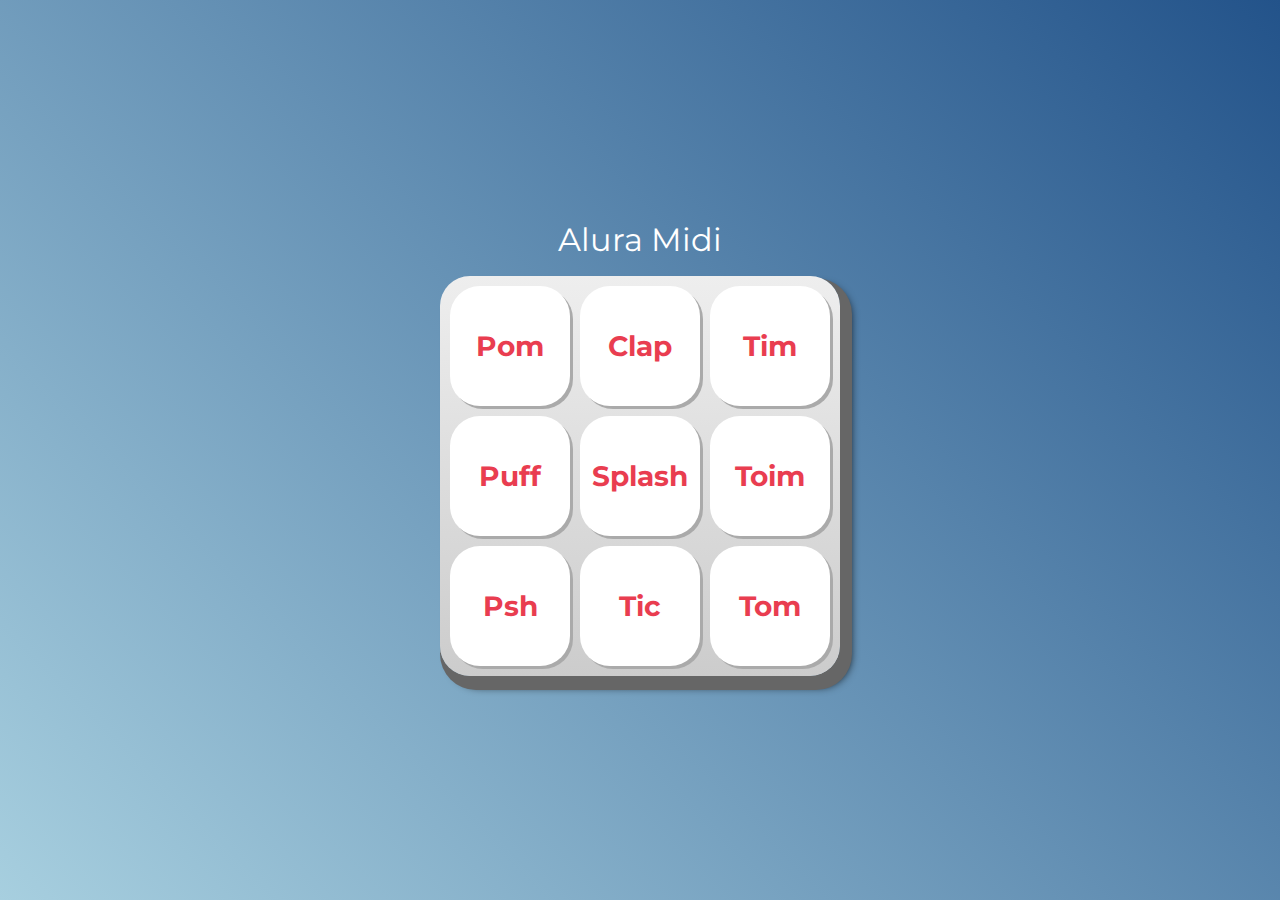
<file: aluramidi/index.html>
<!DOCTYPE html>
<html lang="pt-BR">

<head>
    <meta charset="UTF-8">
    <meta http-equiv="X-UA-Compatible" content="IE=edge">
    <meta name="viewport" content="width=device-width, initial-scale=1.0">

    <title>Alura MIDI</title>

    <link rel="preconnect" href="https://fonts.googleapis.com">
    <link rel="preconnect" href="https://fonts.gstatic.com" crossorigin>
    <link href="https://fonts.googleapis.com/css2?family=Montserrat:wght@500;600&display=swap" rel="stylesheet">

    <link rel="icon" type="image/png" href="images/bateria.png">
    <link rel="stylesheet" href="css/reset.css">
    <link rel="stylesheet" href="css/estilos.css">


</head>

<body>

    <h1>Alura Midi</h1>

    <section class="teclado">
        <button class="tecla tecla_pom">Pom</button>
        <button class="tecla tecla_clap">Clap</button>
        <button class="tecla tecla_tim">Tim</button>

        <button class="tecla tecla_puff">Puff</button>
        <button class="tecla tecla_splash">Splash</button>
        <button class="tecla tecla_toim">Toim</button>

        <button class="tecla tecla_psh">Psh</button>
        <button class="tecla tecla_tic">Tic</button>
        <button class="tecla tecla_tom">Tom</button>
    </section>

    <audio src="sounds/keyq.wav" id="som_tecla_pom"></audio>
    <audio src="sounds/keyw.wav" id="som_tecla_clap"></audio>
    <audio src="sounds/keye.wav" id="som_tecla_tim"></audio>
    <audio src="sounds/keya.wav" id="som_tecla_puff"></audio>
    <audio src="sounds/keys.wav" id="som_tecla_splash"></audio>
    <audio src="sounds/keyd.wav" id="som_tecla_toim"></audio>
    <audio src="sounds/keyz.wav" id="som_tecla_psh"></audio>
    <audio src="sounds/keyx.wav" id="som_tecla_tic"></audio>
    <audio src="sounds/keyc.wav" id="som_tecla_tom"></audio>


    <script src="main.js"></script>

</body>

</html>
</file>
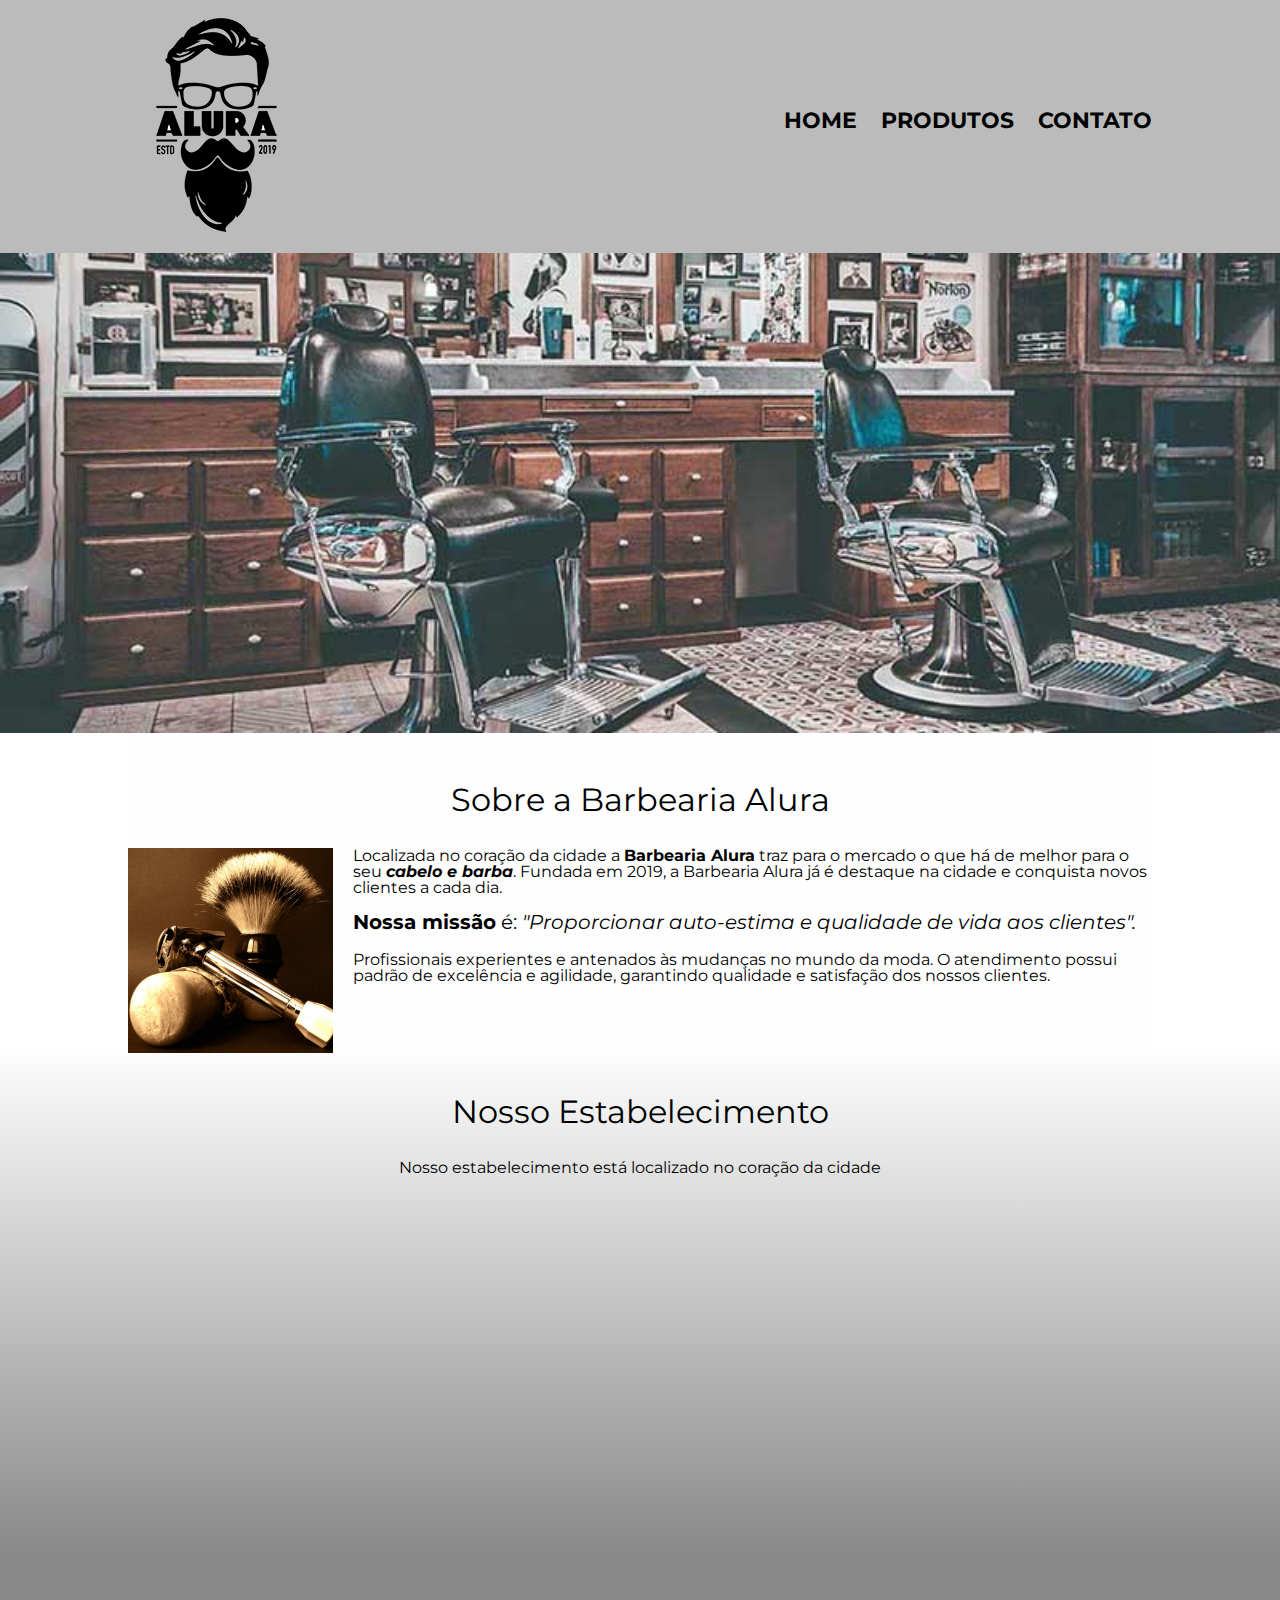
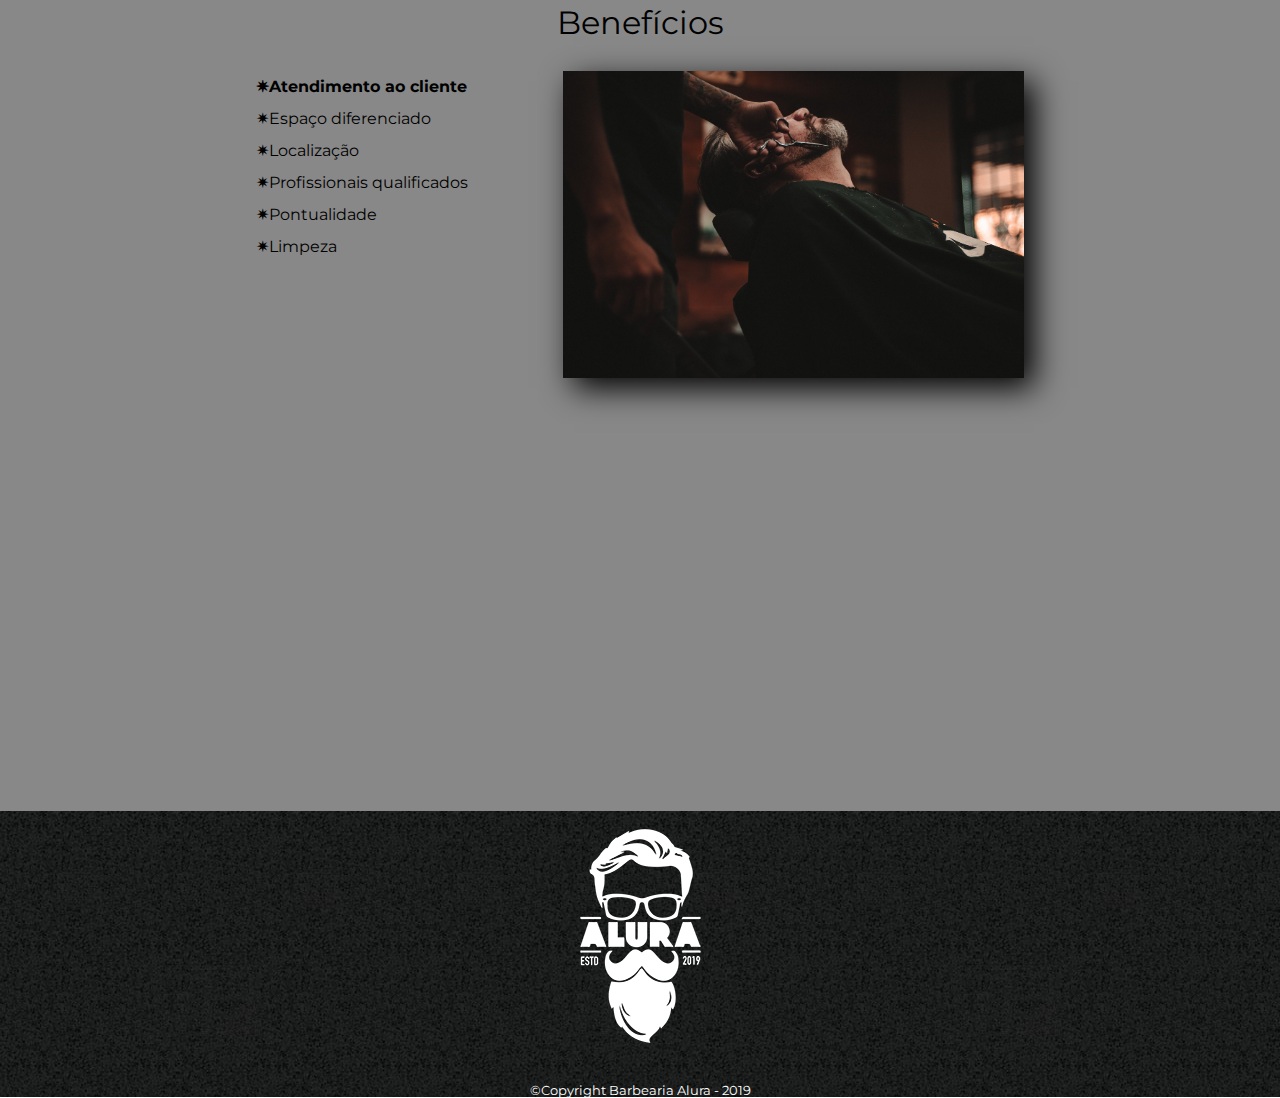
<file: BarbeariaAlura/index.html>
<!Index do primeiro exercicio, barbearia alura>

    <!DOCTYPE html>

    <html lang="pt-br">

    <head>

        <meta charset="UTF-8">
        <meta name="viewport" content="width=device-width">

        <link rel="stylesheet" href="style.css">
        <link rel="stylesheet" href="style-home.css">
        <link rel="stylesheet" href="reset.css">
        <link rel="preconnect" href="https://fonts.googleapis.com">
        <link rel="preconnect" href="https://fonts.gstatic.com" crossorigin>
        <link href="https://fonts.googleapis.com/css2?family=Montserrat:wght@300&display=swap" rel="stylesheet">
    </head>

    <body class="body">
        <header>
            <div class="caixa">
                <h1><img src="Imagens/logo.png" alt=""></h1>
                <nav>
                    <ul>
                        <li><a href="index.html">Home</a></li>
                        <li><a href="produtos.html">Produtos</a></li>
                        <li><a href="contato.html">Contato</a></li>
                    </ul>
                </nav>
            </div>

        </header>
        <img class="banner" src="Imagens/banner.jpg" alt="Foto da Barbearia">
        <main>

            <section class="principal">
                <h2 class="tituloPrincipal">Sobre a Barbearia Alura</h2>
                <img class="utensilios" src="Imagens/utensilios.jpg" alt="utensilios de um barbeiro.">

                <p>Localizada no coração da cidade a <strong>Barbearia Alura</strong> traz para o mercado o que há de
                    melhor para o seu <em><strong>cabelo e barba</strong></em>.
                    Fundada em 2019, a Barbearia Alura já é destaque na cidade e conquista novos clientes a cada dia.
                </p>

                <p id="missao"><strong>Nossa missão</strong> é: <em>"Proporcionar auto-estima e qualidade de vida aos
                        clientes".</em></p>

                <p> Profissionais experientes e antenados às mudanças no mundo da moda. O atendimento possui padrão de
                    excelência e agilidade,
                    garantindo qualidade e satisfação dos nossos clientes.</p>
            </section>

            <section class="mapa">
                <h3 class="tituloPrincipal">Nosso Estabelecimento</h3>
                <p>Nosso estabelecimento está localizado no coração da cidade</p>
                <div class="mapa-conteudo">
                    <iframe
                        src="https://www.google.com/maps/embed?pb=!1m18!1m12!1m3!1d3656.4498421635026!2d-46.637202812619165!3d-23.588194724070895!2m3!1f0!2f0!3f0!3m2!1i1024!2i768!4f13.1!3m3!1m2!1s0x94ce5a2b2ed7f3a1%3A0xab35da2f5ca62674!2sAlura%20-%20Escola%20Online%20de%20Tecnologia!5e0!3m2!1spt-BR!2sbr!4v1671369928448!5m2!1spt-BR!2sbr"
                        width="100%" height="300" style="border:0;" allowfullscreen="" loading="lazy"
                        referrerpolicy="no-referrer-when-downgrade"></iframe>
                </div>
            </section>


            <section class="beneficios">
                <h3 class="tituloPrincipal">Benefícios</h3>
                <div class="beneficios-conteudo">
                    <ul class="beneficios-lista">
                        <li class="itens">Atendimento ao cliente</li>
                        <li class="itens">Espaço diferenciado</li>
                        <li class="itens">Localização</li>
                        <li class="itens">Profissionais qualificados</li>
                        <li class="itens">Pontualidade</li>
                        <li class="itens">Limpeza</li>

                    </ul><img src="Imagens/beneficios.jpg" class="beneficios-img" alt="">
                </div>
                <div class="video">
                    <iframe width="100%" height="315" src="https://www.youtube.com/embed/wcVVXUV0YUY" frameborder="0"
                        allow="accelerometer; autoplay; encrypted-media; gyroscope; picture-in-picture"
                        allowfullscreen></iframe>
                </div>
            </section>

        </main>

        <footer>
            <img src="Imagens/logo-branco.png" alt="">
            <p class="copy">&copy;Copyright Barbearia Alura - 2019</p>
        </footer>

    </body>

    </html>
</file>
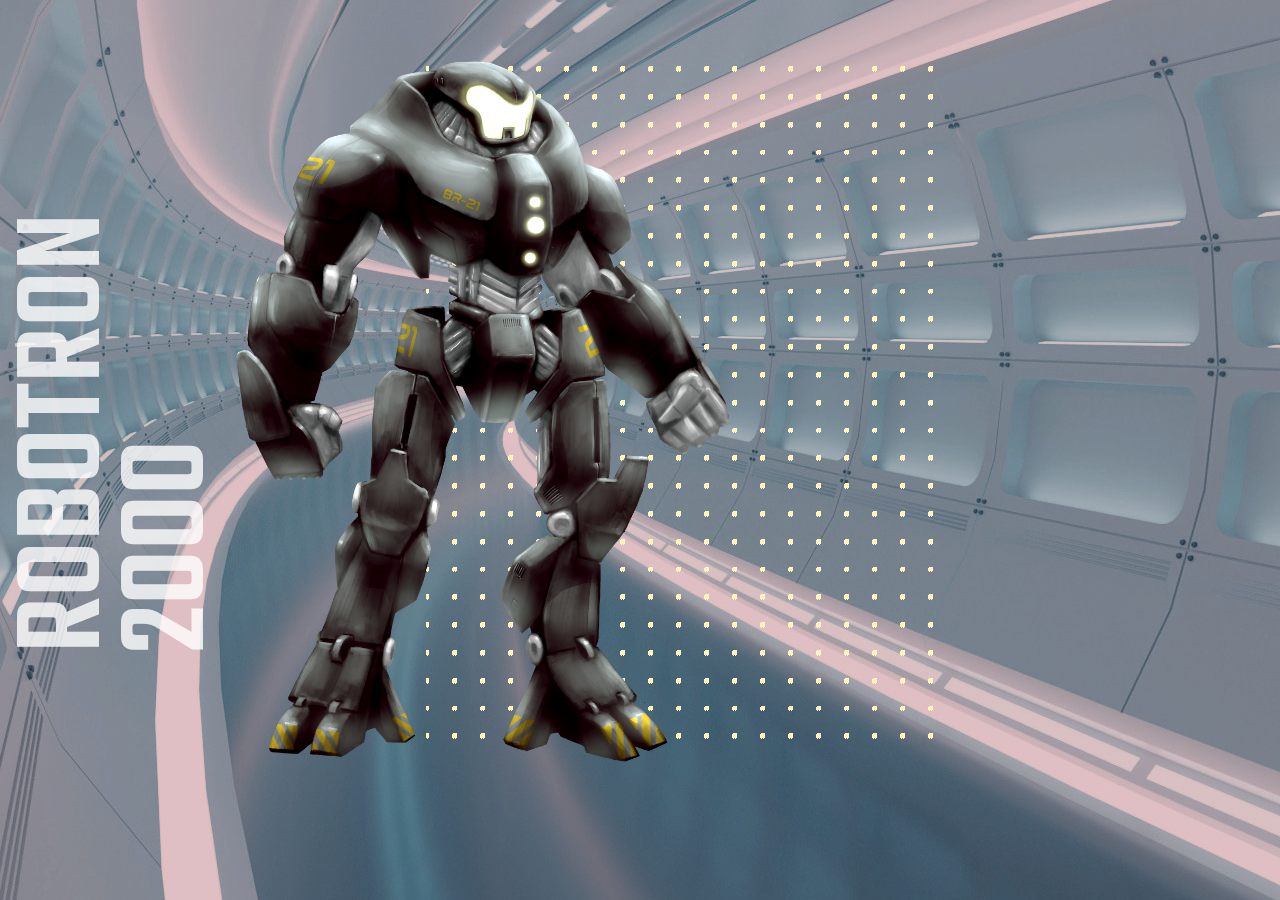
<file: robotron-2000/index.html>
<!DOCTYPE html>
<html lang="en">

<head>
    <meta charset="UTF-8">
    <meta http-equiv="X-UA-Compatible" content="IE=edge">
    <meta name="viewport" content="width=device-width, initial-scale=1.0">
    <link rel="shortcut icon" type="image/jpg" href="img/favicon.ico" />
    <title>Robotron 2000</title>

    <link rel="stylesheet" href="css/style.css">
    <link rel="preconnect" href="https://fonts.googleapis.com">
    <link rel="preconnect" href="https://fonts.gstatic.com" crossorigin>
    <link href="https://fonts.googleapis.com/css2?family=Teko:wght@300;500&display=swap" rel="stylesheet">

</head>

<body>
    <main>
        <section class="robotron">
            <img class="robo" src="img/Robotron 2000 - Preto.png" alt="Robotron">
            <figcaption class="titulo">ROBOTRON <br>2000</figcaption>
        </section>

        <section class="robotron">
            <section class="botoes">
                <button class="alterar" data-trocaImagem="Preto">Robotron Preto</button>
                <button class="alterar" data-trocaImagem="Azul">Robotron Azul</button>
                <button class="alterar" data-trocaImagem="Amarelo">Robotron Amarelo</button>
                <button class="alterar" data-trocaImagem="Branco">Robotron Branco</button>
                <button class="alterar" data-trocaImagem="Rosa">Robotron Rosa</button>
                <button class="alterar" data-trocaImagem="Vermelho">Robotron Vermelho</button>
            </section>

        </section>

        <section class="box estatisticas">
            <div class="estatistica">
                <p class="estatistica-titulo">Força</p>
                <div class="estatistica-valor">
                    <p class="estatistica-numero" data-estatistica="forca">768</p>
                </div>
            </div>
            <div class="estatistica">
                <p class="estatistica-titulo">Poder</p>
                <div class="estatistica-valor">
                    <p class="estatistica-numero" data-estatistica="poder">630</p>
                </div>
            </div>
            <div class="estatistica">
                <p class="estatistica-titulo">Energia</p>
                <div class="estatistica-valor">
                    <p class="estatistica-numero" data-estatistica="energia">289</p>
                </div>
            </div>
            <div class="estatistica">
                <p class="estatistica-titulo">Velocidade</p>
                <div class="estatistica-valor">
                    <p class="estatistica-numero" data-estatistica="velocidade">597</p>
                </div>
            </div>
        </section>

        <section class="equipamentos">
            <form action="" class="montador">
                <div class="box montador-conteudo">
                    <div class="peca">
                        <label for="" class="peca-titulo">Braços</label>
                        <div class="controle">
                            <buttom class="controle-ajuste" data-controle="-" data-peca="bracos">-</buttom>
                            <input type="text" class="controle-contador" data-contador value="00" id="braco">
                            <buttom class="controle-ajuste" data-controle="+" data-peca="bracos">+</buttom>
                        </div>
                    </div>
                    <hr class="linha">
                    <div class="peca">
                        <label for="" class="peca-titulo">Blindagem</label>
                        <div class="controle">
                            <buttom class="controle-ajuste" data-controle="-" data-peca="blindagem">-</buttom>
                            <input type="text" class="controle-contador" data-contador value="00">
                            <buttom class="controle-ajuste" data-controle="+" data-peca="blindagem">+</buttom>
                        </div>
                    </div>
                    <hr class="linha">
                    <div class="peca">
                        <label for="" class="peca-titulo">Núcleos</label>
                        <div class="controle">
                            <buttom class="controle-ajuste" data-controle="-" data-peca="nucleos">-</buttom>
                            <input type="text" class="controle-contador" data-contador value="00">
                            <buttom class="controle-ajuste" data-controle="+" data-peca="nucleos">+</buttom>
                        </div>
                    </div>
                    <hr class="linha">
                    <div class="peca">
                        <label for="" class="peca-titulo">Pernas</label>
                        <div class="controle">
                            <buttom class="controle-ajuste" data-controle="-" data-peca="pernas">-</buttom>
                            <input type="text" class="controle-contador" data-contador value="00">
                            <buttom class="controle-ajuste" data-controle="+" data-peca="pernas">+</buttom>
                        </div>
                    </div>
                    <hr class="linha">
                    <div class="peca">
                        <label for="" class="peca-titulo">Foguetes</label>
                        <div class="controle">
                            <buttom class="controle-ajuste" data-controle="-" data-peca="foguetes">-</buttom>
                            <input type="text" class="controle-contador" data-contador value="00">
                            <buttom class="controle-ajuste" data-controle="+" data-peca="foguetes">+</buttom>
                        </div>
                    </div>
                </div>
                <input type="submit" value="Iniciar produção" class="producao" id="producao">
            </form>
        </section>
    </main>

    <script src="JS/main.js" defer></script>
</body>

</html>
</file>
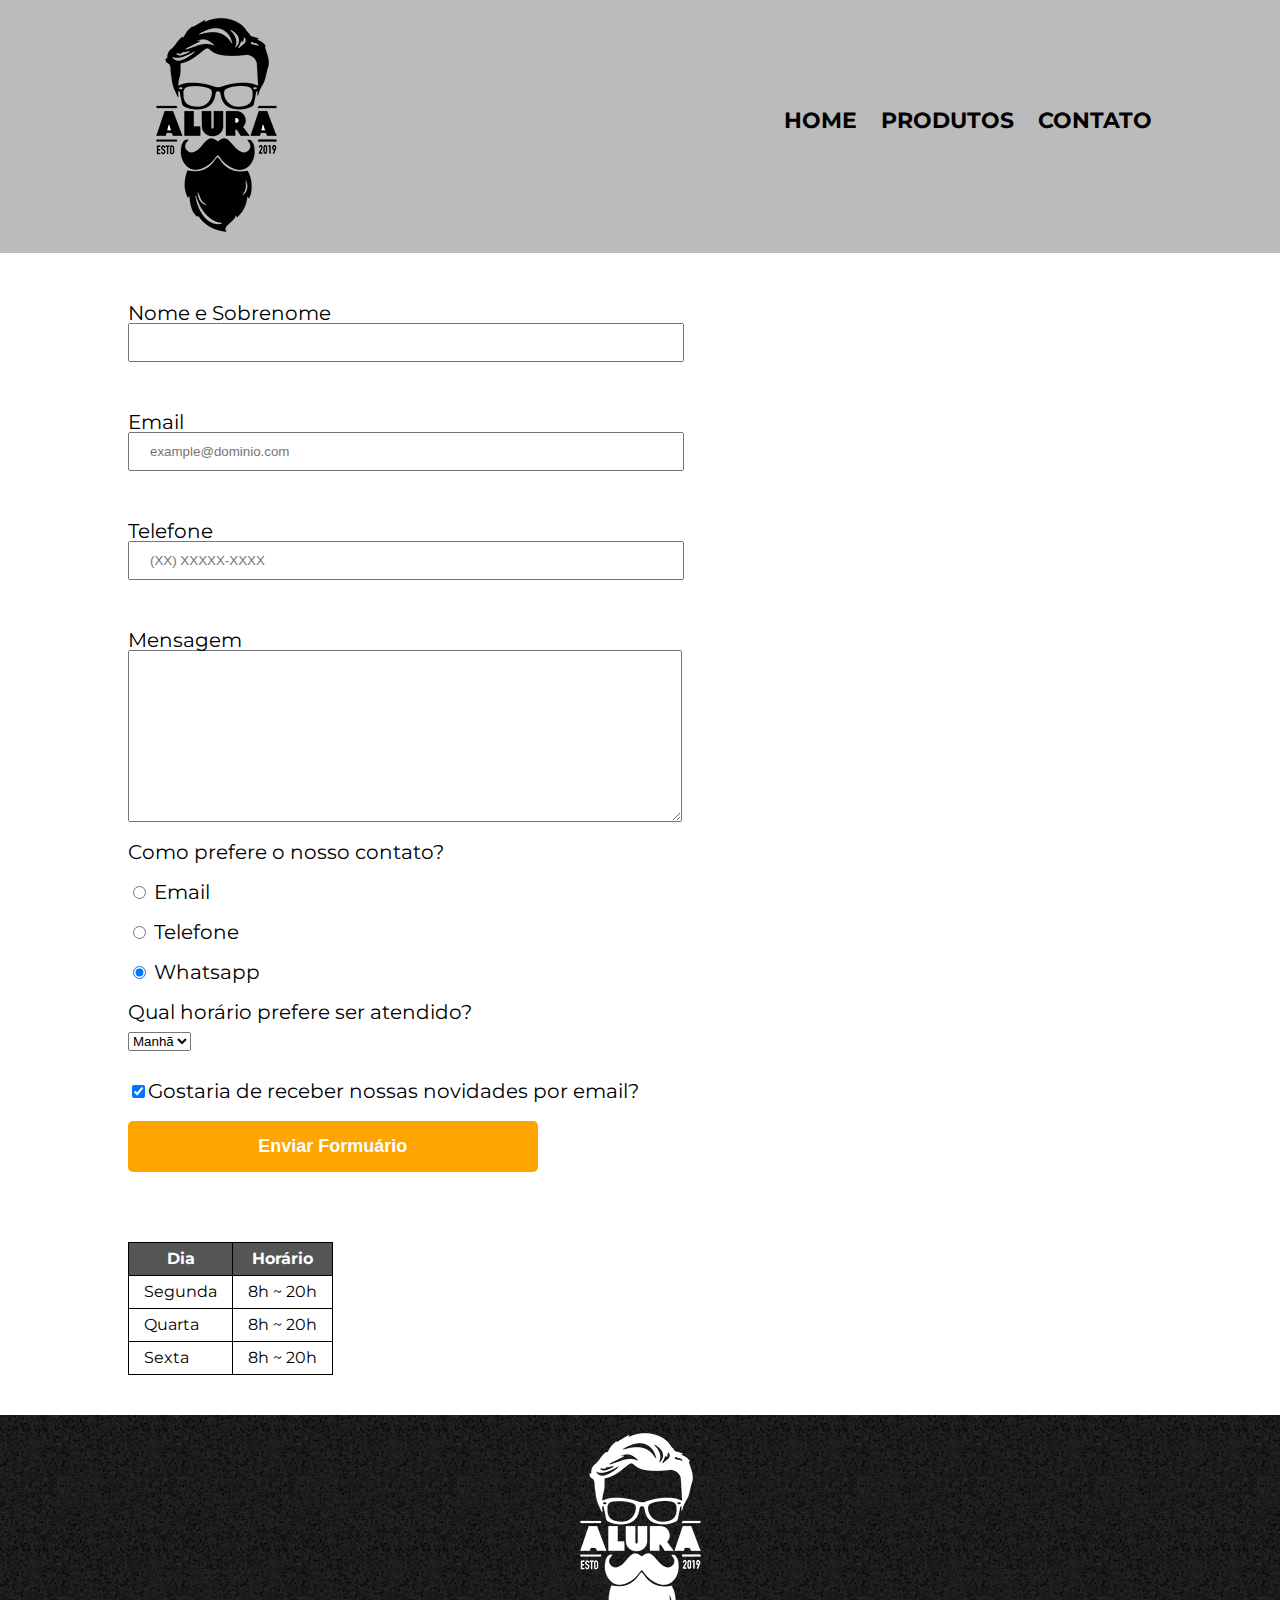
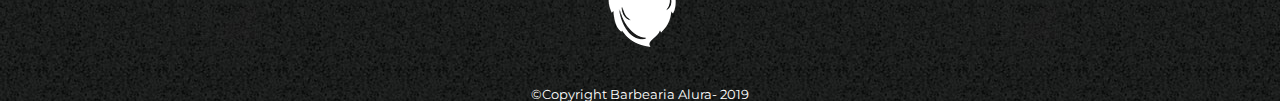
<file: BarbeariaAlura/contato.html>
<!DOCTYPE html>
<html lang="pt-br">

<head>
    <meta charset="UTF-8">
    <meta name="viewport" content="width=device-width">
    
    <title>Contato - Barbearia Alura</title>
    <link rel="stylesheet" href="styleContato.css">
    <link rel="stylesheet" href="style.css">
    <link rel="stylesheet" href="reset.css">
    <link rel="preconnect" href="https://fonts.googleapis.com"><link rel="preconnect" href="https://fonts.gstatic.com" crossorigin><link href="https://fonts.googleapis.com/css2?family=Montserrat:wght@300&display=swap" rel="stylesheet">    </head>

<body class="body">
    <header>
        <div class="caixa">
            <h1><img src="Imagens/logo.png" alt="Logo Barbearia Alura"></h1>

            <nav>
                <ul>
                       <li><a href="index.html">Home</a></li>
                       <li> <a href="produtos.html">Produtos</a></li>
                       <li> <a href="contato.html">Contato</a></li>
                    
                </ul>
            </nav>

        </div>
    </header>

    <main>
        <form>
            <label for="nomesobrenome" class="nomeiaInput"> Nome e Sobrenome </label>
            <input type="text" id="nomesobrenome" class="input-padrao" required>

            <label for="email" class="nomeiaInput">Email</label>
            <input type="email" id="email" class="input-padrao" required placeholder="example@dominio.com">

            <label for="telefone" class="nomeiaInput">Telefone</label>
            <input type="tel" id="telefone" class="input-padrao" required placeholder="(XX) XXXXX-XXXX">


            <label for="mensagem" class="nomeiaInput">Mensagem</label>
            <textarea id="mensagem" cols="70" rows="10" class="input-padrao"></textarea>

            <fieldset>
                <legend>Como prefere o nosso contato?</legend>
                <label for="radio-email"><input type="radio" id="radio-email" name="contato">           Email</label>
                

                <label for="radio-telefone"><input type="radio" id="radio-telefone" name="contato">     Telefone</label>
                

                <label for="radio-whatsapp"><input type="radio" id="radio-whatsapp" name="contato" checked>     Whatsapp</label>
                
            </fieldset>


            <fieldset class="seleciona">
                <legend class="nomeiaInput">Qual horário prefere ser atendido?</legend>
                <select>
                    <option>Manhã</option>
                    <option>Tarde</option>
                    <option>Noite</option>
                </select>
            </fieldset>

            <label class="checkbox"><input type="checkbox" checked>Gostaria de receber nossas novidades por email?</label>

            <input type="submit"  value="Enviar Formuário" class="enviar">
        </form>

        <table id="horariosTable">
            <thead>
                <tr>
                    <th class="celulasTable">Dia</th>
                    <th class="celulasTable">Horário</th>
                </tr>
            </thead>
            <tbody>
                <tr>
                    <td class="celulasTable">Segunda</td>
                    <td class="celulasTable">8h ~ 20h</td>
                </tr>
                <tr>
                    <td class="celulasTable">Quarta</td>
                    <td class="celulasTable">8h ~ 20h</td>
                </tr>
                <tr>
                    <td class="celulasTable">Sexta</td>
                    <td class="celulasTable">8h ~ 20h</td>
                </tr>
            </tbody>
        </table>


    </main>

    <footer>
        <img src="Imagens/logo-branco.png" alt="Logo Barbearia Alura">
        <p class="copy">&copy;Copyright Barbearia Alura- 2019</p>
    </footer>
</body>
</html>
</file>
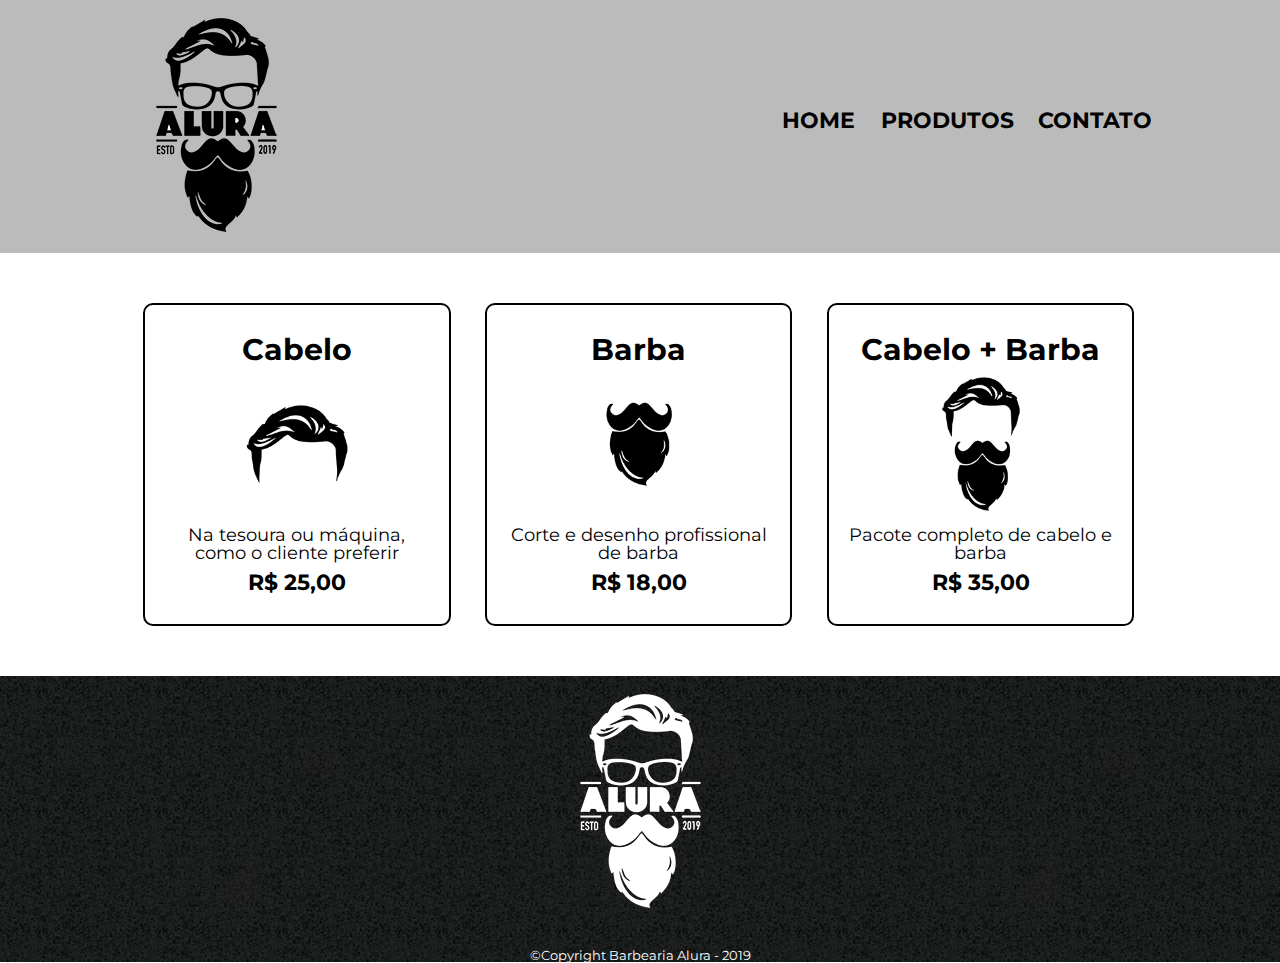
<file: BarbeariaAlura/produtos.html>
<!DOCTYPE html>
<html lang="pt-br">

<head>
    <meta charset="UTF-8">    
    <meta name="viewport" content="width=device-width">
    
    <title>Produtos - Barbearia Alura</title>
    <link rel="stylesheet" href="style.css">
    <link rel="stylesheet" href="styleProdutos.css">
    <link rel="stylesheet" href="reset.css">
    <link rel="preconnect" href="https://fonts.googleapis.com"><link rel="preconnect" href="https://fonts.gstatic.com" crossorigin><link href="https://fonts.googleapis.com/css2?family=Montserrat:wght@300&display=swap" rel="stylesheet">    </head>

<body class="body">
    
        <header>
            <div div class="caixa">
                <h1><img src="Imagens/logo.png" alt="Logo Barbearia"></h1>
                <nav>
                    <ul>
                        <li><a href="index.html"> Home </a></li>
                        <li><a href="produtos.html">Produtos</a></li>
                        <li><a href="contato.html">Contato</a></li>
                    </ul>
            </nav>
        </div>
        </header>

        <main>
            <ul class="produtos">
                <li><h2>Cabelo</h2>
                    <img src="Imagens/cabelo.jpg" alt="">
                    <p class="produto-descricao">Na tesoura ou máquina, como o cliente preferir</p>
                    <p class="produto-preco">R$ 25,00</p>
                </li>
                <li><h2>Barba</h2>
                    <img src="Imagens/barba.jpg" alt="">
                    <p class="produto-descricao">Corte e desenho profissional de barba</p>
                    <p class="produto-preco">R$ 18,00</p>
                </li>
                <li><h2>Cabelo + Barba</h2>
                    <img src="Imagens/cabelo+barba.jpg" alt="">
                    <p class="produto-descricao">Pacote completo de cabelo e barba</p>
                    <p class="produto-preco">R$ 35,00</p>
                </li>
            </ul>
        </main>

        <footer>
            <img src="Imagens/logo-branco.png" alt="Logo Barbearia Alura">
            <p class="copy">&copy;Copyright Barbearia Alura - 2019</p>
        </footer>



</body>

</html>
</file>
<file: aluramidi/css/estilos.css>
:root {
  --cinza: #aaa;
  --vermelha: #e93d50;
  --vermelha-escura: #af303f;
  --branca: #fff;
  --luz: rgb(229, 255, 0);
}

body {
  align-items: center;
  background: linear-gradient(45deg, #a7cfdf 0%, #23538a 100%);
  display: flex;
  justify-content: center;
  flex-direction: column;
  font-family: 'Montserrat', sans-serif;
  min-height: 100vh;
}

h1 {
  color: var(--branca);
  margin-bottom: 20px;
  font-size: 2rem;
}

.teclado {
  background: linear-gradient(to bottom, #eeeeee 0%, #cccccc 100%);
  box-shadow: 6px 8px 0 6px #666, 10px 10px 10px #000;
  border-radius: 30px;
  display: grid;
  gap: 10px;
  grid-template-columns: repeat(3, 1fr);
  padding: 10px;
}

.tecla {
  background-color: var(--branca);
  border-radius: 30px;
  box-shadow: 3px 3px 0 var(--cinza);
  color: var(--vermelha);
  cursor: pointer;
  height: 120px;
  font-size: 1.75em;
  font-weight: bold;
  line-height: 120px;
  text-align: center;
  width: 120px;
}

.tecla.ativa,
.tecla:active {
  background-color: var(--vermelha);
  border: 4px solid var(--vermelha);
  box-shadow: 3px 3px 0 var(--vermelha-escura) inset;
  color: var(--branca);
  outline: none;
}

.tecla.focus,
.tecla:focus {
  outline: none;
  box-shadow: 1px 1px 10px var(--luz);
}

.tecla.active:focus,
.tecla:active:focus {
  box-shadow: 3px 3px 0 var(--vermelha-escura) inset, 1px 1px 10px var(--luz);
}
</file>
<file: BarbeariaAlura/style.css>
.body {
    font-family: 'Montserrat', sans-serif;
}

header {
    background-color: #BBBBBB;
    padding: 20px 0;
}

.caixa {
    position: relative;
    width: 80%;
    margin: 0 auto;
}

nav {
    position: absolute;
    top: 110px;
    right: 0;
}

nav li {
    display: inline;
    margin: 0 0 0 20px;
}

nav a {
    text-decoration: none;
    text-transform: uppercase;
    font-weight: bold;
    color: #000000;
    font-size: 22px;
    transition: 400ms all;

}

nav a:hover {
    color: #c78c19;
    text-decoration: underline;
    font-size: 20px;

}



footer {
    background: url(Imagens/bg.jpg);
    text-align: center;
    padding: 40px 0;
}

.copy {
    color: #FFFFFF;
    font-size: 13px;
    margin-top: 20px;
}



@media screen and (max-width:480px) {
    h1 {
        text-align: center;
    }

    nav {
        position: static;
    }

    nav a {
        font-size: 15px;
    }

    nav a:hover {
        font-size: 13px;
    }
}
</file>
<file: BarbeariaAlura/style-home.css>
.banner{
    width: 100%;
}

.principal{
    width: 80%;
    margin: 0 auto;
    padding: 3em 0;
    background-color: #fefefe;
}


.tituloPrincipal{
    text-align: center;
    font-size: 2em;
    margin: 0 0 1em;
    clear: left;
    
 
    
}

.principal p{
   
    margin: 0 auto 1em;
    
}

.principal strong{
    font-weight: bold;
}

.principal em{
    font-style: italic;
}

.utensilios{
    width: 20%;
    float: left;
    margin: 0 20px 20px 0;
    
}

#missao{
    font-size: 20px;
}

.mapa{
   
    padding: 3em 0;
    text-align: center;
    background: linear-gradient(#fefefe,#888888);
}
.mapa p{
    margin: 2em;
}

.mapa-conteudo{
    width: 80%;
    margin: 0 auto;
}

.beneficios{
    width: 100%;
    padding: 3em 0;
    background-color: #888888;
    
}

.beneficios-conteudo{
    width: 60%;
    margin: 0 auto;
    
}

.beneficios-lista{
    width: 40%;
    display: inline-block;
    vertical-align: top;
}

.itens{
    line-height: 2em;
}
.itens::before{
    content: "✷";
}
.itens:first-child{
    font-weight: bold;
}

.beneficios-img{
    width: 60%;
    opacity: 1;
    transition: 1s all;
    box-shadow: 10px 10px 30px 0 #000000;
}

.beneficios-img:hover{
    opacity: 0.3;
}


.video{
    width: 100%;
    margin: 2em auto;
}

@media screen and (max-width:480px ) {
    .beneficios-lista,.beneficios-img{width: 100%;
                      display: block;}
   
}
</file>
<file: robotron-2000/css/style.css>
:root {
    --main-cinza: #CCCCCC;
    --main-branco: #FFFFFF;
    --main-preto: #000000;
}

* {
    box-sizing: border-box;
}

body {
    background: url(../img/fundo.jpg);
    background-position: center center;
    background-size: cover cover;
    padding: 0;
    margin: 0;
    font-weight: 300;
}

body,
input {
    font-family: 'Teko', sans-serif;
}

main {
    width: 80vw;
    height: 80vh;
    margin: 10vh 8vw 10vh 12vw;
    display: flex;
    gap: 1vw;
}

.robotron {
    background: url(../img/estrutura.png) no-repeat;
    background-position: center center;
    margin: 0;
    flex-basis: 40%;
    position: relative;
}

.robo {
    height: 110%;
    z-index: 1;
    position: absolute;
    left: -20%;
    top: -5%;
}

.alterar {
    margin: 2px;
    width: 200px;
}

.botoes {
    position: relative;
    right: 5%;
    bottom: 10%;
    display: flex;
}

.titulo {
    transform: rotate(180deg);
    font-weight: 500;
    font-size: 130px;
    position: absolute;
    bottom: 7rem;
    left: -3rem;
    line-height: 0.8;
    writing-mode: vertical-rl;
    text-orientation: mixed;
    color: rgba(255, 255, 255, 0.8)
}

.box {
    background: rgba(0, 0, 0, 0.6);
    clip-path: polygon(calc(100% - 30px) 0, 100% 30px, 100% calc(100% - 30px), calc(100% - 30px) 100%, 30px 100%, 0 calc(100% - 30px), 0 30px, 30px 0);
    border-left: 5px solid var(--main-cinza);
    height: 80%;
}

/****************************** Equipamentos *****/

.equipamentos {
    flex-basis: 32%;
}

.montador {
    height: 100%;
    ;
}

.montador-conteudo {
    padding: 2em 10%;
}

.peca {
    padding: 1em 0;
}

.peca-titulo {
    color: var(--main-branco);
    text-transform: uppercase;
    font-size: 2.5em;
}

.controle {
    background: var(--main-preto);
    border-radius: 25px;
    float: right;
    display: inline-flex;
    padding: 5px;
    align-items: center;
    align-self: flex-end;
}

.controle-contador {
    width: 40px;
    height: 35px;
    background: none;
    border: 0;
    margin: 0 1rem;
    color: var(--main-branco);
    text-align: center;
    font-size: 2.5em;
    display: inline-flex;
    align-items: center;
    padding-top: 8px;
}

.controle-ajuste {
    display: inline-block;
    width: 40px;
    height: 40px;
    line-height: 44px;
    border-radius: 50%;
    color: var(--main-cinza);
    font-size: 4em;
    background: var(--main-preto);
    text-align: center;
    border: 3px solid var(--main-cinza);
    cursor: pointer;
}

.linha {
    border-color: var(--main-cinza);
}

.producao {
    margin-top: 1em;
    font-size: 2em;
    text-transform: uppercase;
    padding: 0.2em 1em;
    float: right;
    border: 3px solid var(--main-branco);
    background: var(--main-branco);
    clip-path: polygon(100% 0, 100% calc(100% - 30px), calc(100% - 30px) 100%, 0 100%, 0 0);
    cursor: pointer;
}

.producao:hover {
    background: var(--main-preto);
    color: var(--main-branco)
}



/****************************** Estatísticas *****/
.estatisticas {
    flex-basis: 23%;
    padding: 2em 2em 0;
}

.estatistica {
    color: var(--main-branco);
    display: flex;
    align-items: flex-start;
    height: 25%;
}

.estatistica-titulo {
    font-size: 1.5em;
    border-bottom: 1px solid var(--main-cinza);
    flex-basis: 40%;
    text-transform: uppercase;
    order: 1
}

.estatistica-valor {
    flex-basis: 60%;
    position: relative;
    margin: 10px 0 0;
    order: 2;
    margin: -10px 0 0;
}

.estatistica-valor::after {
    content: "";
    display: block;
    padding-bottom: 100%;
    border: 1px solid var(--main-cinza);
    border-radius: 50%;
}

.estatistica-numero {
    position: absolute;
    top: 50%;
    transform: translateY(-46%);
    width: 100%;
    line-height: 100%;
    text-align: center;
    font-size: 3em;
    margin: 0;
}

.estatistica:nth-child(2n) .estatistica-titulo {
    order: 2;
    text-align: right;
}

.estatistica:nth-child(2n) .estatistica-valor {
    order: 1;
    flex-basis: 35%;
    margin: 10px 0 0;
}

@media screen and (max-width: 1600px) {
    body {
        font-size: 14px;
    }

    main {
        width: 90vw;
        height: 80vh;
        margin: 5vh auto;
    }
}

@media screen and (max-width: 1200px) {
    body {
        font-size: 13px;
    }

    main {
        width: 96vw;
        height: 80vh;
        margin: 10vh auto;
    }
}
</file>
<file: BarbeariaAlura/styleContato.css>
main{
    width: 80%;
    margin: 0 auto;
}



form label, form legend{
    display: block;
    margin: 0 0 20px;
    font-size: 20px;
}


.nomeiaInput{
    display: block;
    margin: 50px 0 0 0;
    font-size: 20px;
}



.input-padrao{
    display: block;
    width: 50%;
    margin-bottom: 20px ;

    padding: 10px 20px;
}

.seleciona{
    padding: 10px 0;
}
.checkbox{
    margin: 20px 0 ;
}

.enviar{
    width: 40%;
    padding: 15px 0;
    background-color: orange;
    color: #FFFFFF;
    font-weight: bold;
    font-size: 18px;
    border: none;
    border-radius: 5px;
    margin-bottom: 50px;
    transition: 2s all;
    cursor: pointer;
}

.enviar:hover{
    background-color: darkorange;
    transform: scale(1.2);
}

#horariosTable {
    margin: 20px 0 40px;
}

thead {
    background: #555555;
}

thead th{
    color: white;
    font-weight: bold;
}

.celulasTable {
    border: 1px solid #000000;
    padding: 8px 15px;
}

@media screen and (max-width:480px) {
    .enviar{
        font-size: 10px;
    }
}
</file>
<file: BarbeariaAlura/styleProdutos.css>
.produtos{
    width: 80%;
    margin: 0 auto;
    padding: 50px 0;
    
}


.produtos li{
    display: inline-block;
    width: 30%;
    text-align: center;
    vertical-align: top;
    margin: 0 1.5%;
    padding: 30px 20px;
    box-sizing: border-box;
    border: 2px solid #000000;
    border-radius: 10px;
}
.produtos li:hover{
    border-color: #c78c19 ;
}

.produtos li:active{
    border-color: #016c1d;
}



.produtos h2{
    font-size: 30px;
    font-weight: bold;
    transition: 1s all;
}
.produtos li:hover h2{
    transform: scale(1.25);
}


li img{
    width: 60%;
}


.produto-descricao{
    font-size: 18px;
}
.produto-preco{
    font-size: 22px ;
    font-weight: bold;
    margin-top: 10px;
}

@media screen and (max-width:480px) {
    .produtos{width: 100%;}
    .produtos li{width: 80%;
                 margin: 5% 10%;}

    
}
</file>
